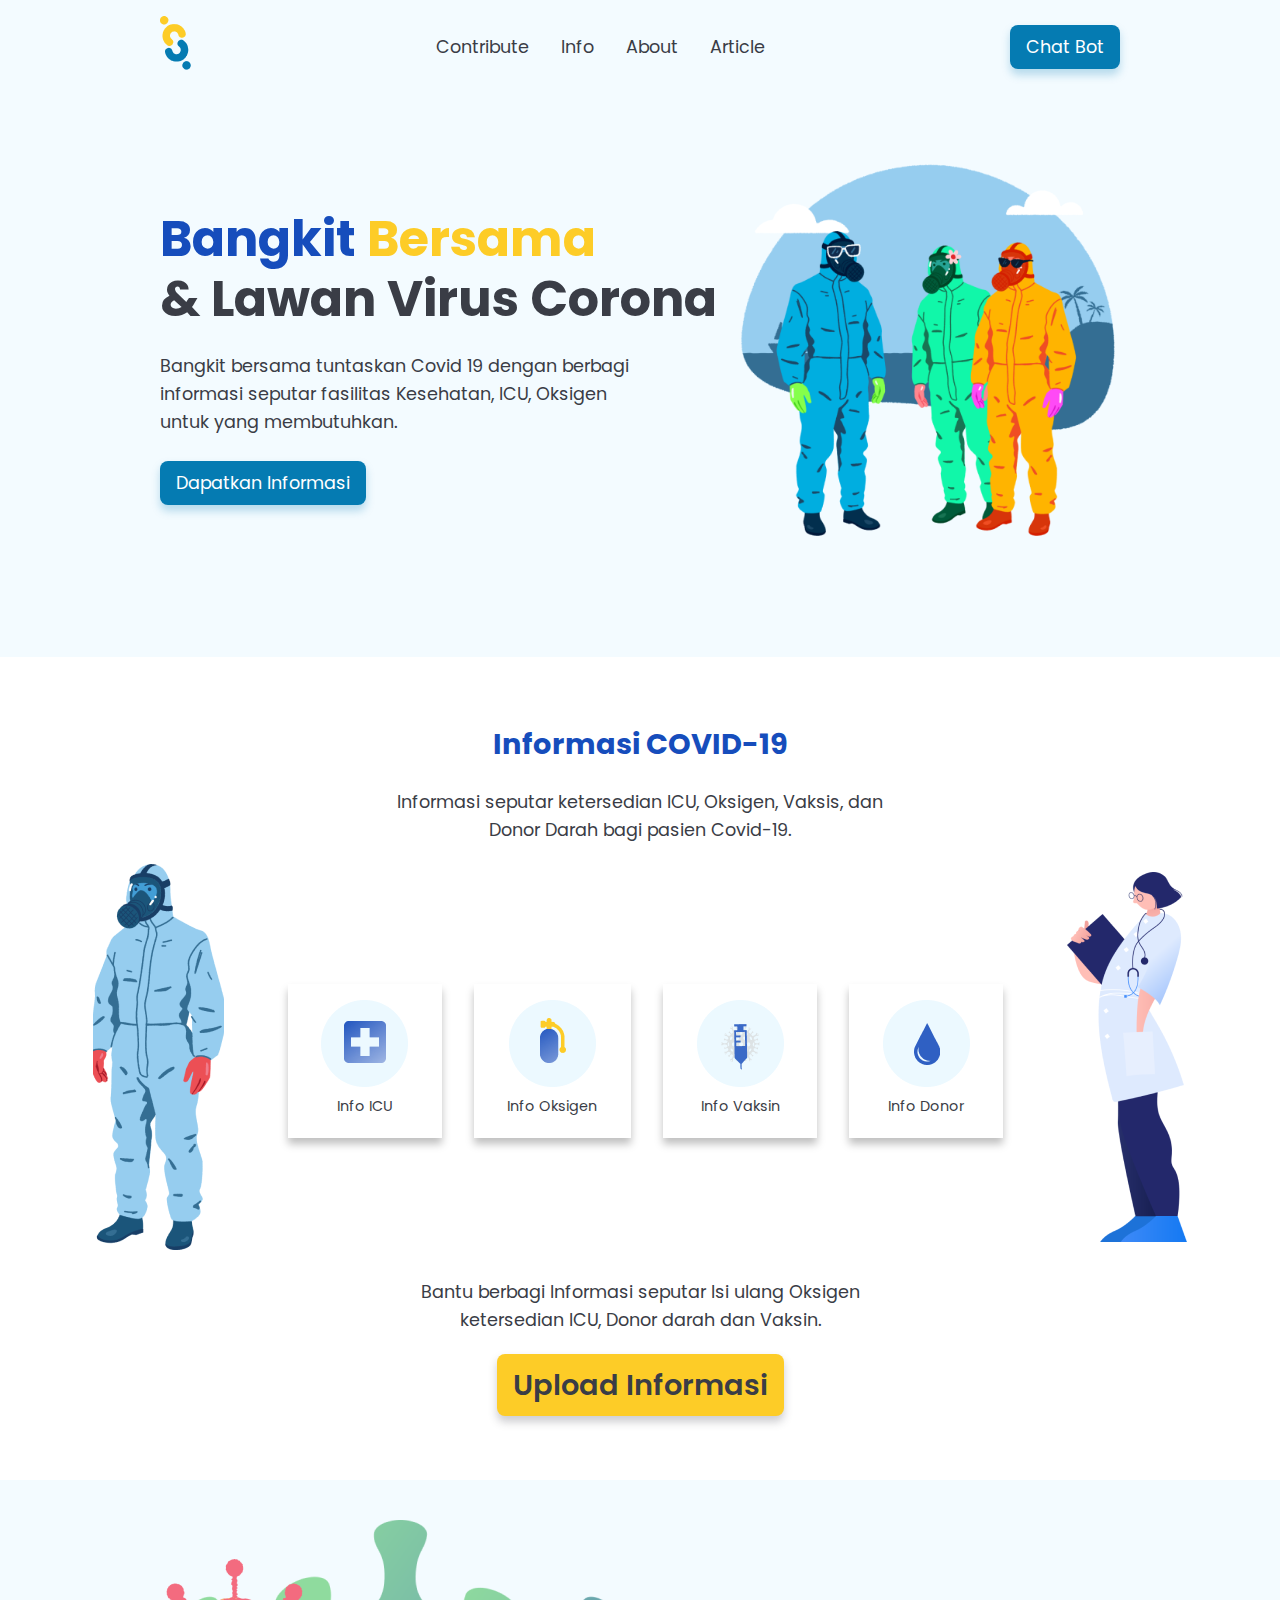
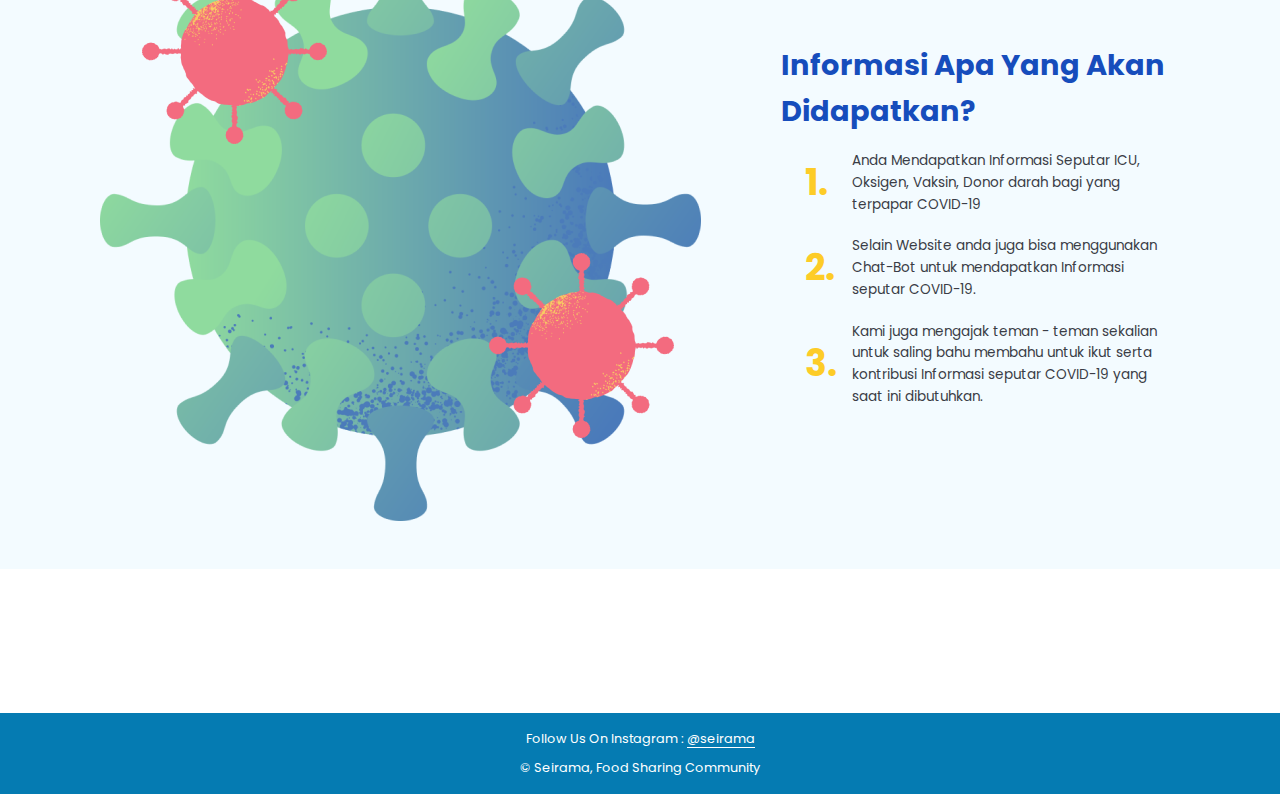
<file: index.html>
<!DOCTYPE html>
<html lang="en">
  <head>
    <meta charset="UTF-8" />
    <meta http-equiv="X-UA-Compatible" content="IE=edge" />
    <meta name="viewport" content="width=device-width, initial-scale=1.0" />
    <link rel="preconnect" href="https://fonts.googleapis.com" />
    <link rel="preconnect" href="https://fonts.gstatic.com" crossorigin />
    <link
      href="https://fonts.googleapis.com/css2?family=Poppins:wght@300;400;600;700&display=swap"
      rel="stylesheet"
    />
    <link rel="icon" type="image/png" sizes="32x32" href="./img/favicon-32x32.png">
    <link rel="stylesheet" href="./styles/style.css" />
    <title>Seirama</title>
  </head>
  <body class="container">
    <nav class="nav">
      <a class="nav__logo" href="#"><img src="./img/Logo.png" alt="Logo Seirama" class="nav__logo-img"></a>
      <ul class="nav__list">
        <li class="nav__item"><a href="#" class="nav__link">Contribute</a></li>
        <li class="nav__item"><a href="#" class="nav__link">Info</a></li>
        <li class="nav__item"><a href="#" class="nav__link">About</a></li>
        <li class="nav__item"><a href="#" class="nav__link">Article</a></li>
      </ul>
      <a href="index.html" class="nav__button--desktop btn btn--blue">Chat Bot</a>
    </nav>

    <div class="nav__button--mobile">
      <a href="#" class="btn btn--blue">Chat Bot</a> 
    </div>

    <header class="header">
      <div class="header__text-box">
        <hi class="heading-1">
          <span class="heading-1__first">
            <span class="heading-1--blue">Bangkit</span>
            <span class="heading-1--yellow">Bersama</span>
          </span>
          <span class="heading-1__second">& Lawan Virus Corona</span>
        </hi>
        <p>
          Bangkit bersama tuntaskan Covid 19 dengan berbagi informasi seputar
          fasilitas Kesehatan, ICU, Oksigen untuk yang membutuhkan.
        </p>
        <a href="./info.html" class="btn btn--blue">Dapatkan Informasi</a>
      </div>
      <div class="header__illustration">
        <img
          src="./img/cherry-vacation-during-covid-pandemic 1.png"
          alt="Illustration Covid Vacation"
          class="header__img"
        />
      </div>
    </header>
    <main class="main">
      <section class="section-covid-info">
        <h2 class="heading-2">Informasi COVID-19</h2>
        <p class="covid-info__text">
          Informasi seputar ketersedian ICU, Oksigen, Vaksis, dan Donor Darah
          bagi pasien Covid-19.
        </p>
        <div class="covid-info__information">
          <figure class="covid-info__img">
            <img
            src="./img/cherry-432 1.png"
            alt="Doctor Illustration"
            />
          </figure>
          
          <div class="covid-info__icon-item">
            <div class="covid-info__icon-box">
              <img
                src="./img/Icon ICU.png"
                alt="Icon ICU"
                class="covid-info__icon"
              />
              <h4 class="heading-4">Info ICU</h4>
            </div>
            <div class="covid-info__icon-box">
              <img
                src="./img/Icon Oxygen.png"
                alt="Icon Oksigen"
                class="covid-info__icon"
              />
              <h4 class="heading-4">Info Oksigen</h4>
            </div>
            <div class="covid-info__icon-box">
              <img
                src="./img/Info Vaksin.png"
                alt="Icon Vaksin"
                class="covid-info__icon"
              />
              <h4 class="heading-4">Info Vaksin</h4>
            </div>
            <div class="covid-info__icon-box">
              <img
                src="./img/Icon Info Donor.png"
                alt="Icon Donor"
                class="covid-info__icon"
              />
              <h4 class="heading-4">Info Donor</h4>
            </div>
          </div>
          <figure class="covid-info__img">
            <img
            src="./img/clip-451.png"
            alt="Doctor Illustration"
            />
          </figure>
          
        </div>
        <p class="covid-info__text">
          Bantu berbagi Informasi seputar Isi ulang Oksigen ketersedian ICU,
          Donor darah dan Vaksin.
        </p>
        <a href="#" class="btn btn--yellow">Upload Informasi</a>
      </section>
      <section class="section-covid-about">
        <div class="covid-about__illustration">
          <img
            src="./img/Corona Illustration.png"
            alt="Virus Illustration"
            class="covid-about__img"
          />
        </div>
        <div class="covid-about__text-box">
          <h2 class="heading-2">Informasi Apa Yang Akan Didapatkan?</h2>
          <div class="covid-about__list">
              <div class="covid-about__number">1.</div>
              <p class="covid-about__text">
                Anda Mendapatkan Informasi Seputar ICU, Oksigen, 
                Vaksin, Donor darah bagi yang terpapar COVID-19
              </p>
              <div class="covid-about__number">2.</div>
              <p class="covid-about__text">
                Selain Website anda juga bisa menggunakan Chat-Bot untuk
                mendapatkan Informasi seputar COVID-19.
              </p>
              <div class="covid-about__number">3.</div>
              <p class="covid-about__text">
                Kami juga mengajak teman - teman sekalian untuk saling bahu
                membahu untuk ikut serta kontribusi Informasi seputar COVID-19
                yang saat ini dibutuhkan.
              </p>
          </ul>
        </div>
      </section>
    </main>
    <footer class="footer">
        <p class="footer__copyright">
          Follow Us On Instagram : 
          <a href="https://www.instagram.com/seiramaofficial" class="footer__link" target="_blank">
            @seirama
          </a>
        </p>
        <p class="footer__copyright">&copy; Seirama, Food Sharing Community</p>
    </footer>
  </body>
</html>
</file>
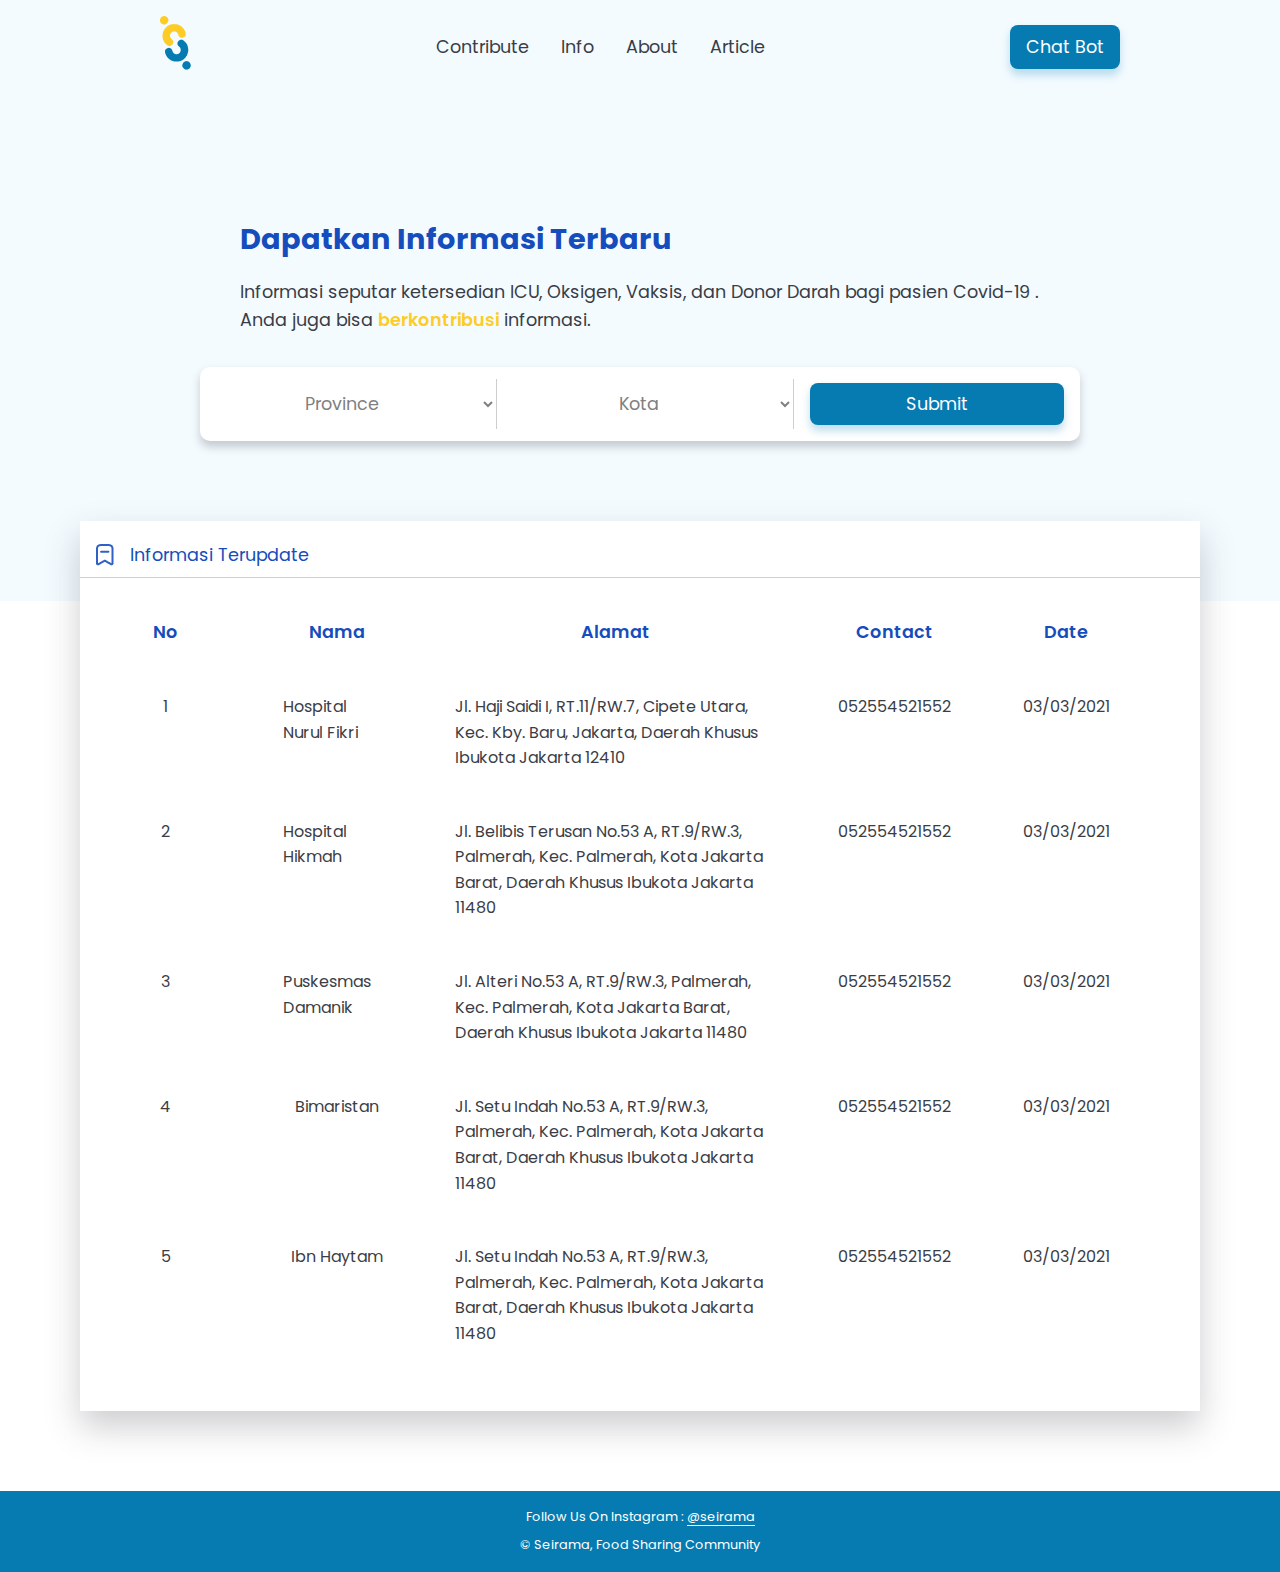
<file: info.html>
<!DOCTYPE html>
<html lang="en">
  <head>
    <meta charset="UTF-8" />
    <meta http-equiv="X-UA-Compatible" content="IE=edge" />
    <meta name="viewport" content="width=device-width, initial-scale=1.0" />
    <link rel="preconnect" href="https://fonts.googleapis.com" />
    <link rel="preconnect" href="https://fonts.gstatic.com" crossorigin />
    <link
      href="https://fonts.googleapis.com/css2?family=Poppins:wght@300;400;600;700&display=swap"
      rel="stylesheet"
    />
    <link
      rel="icon"
      type="image/png"
      sizes="32x32"
      href="./img/favicon-32x32.png"
    />
    <link rel="stylesheet" href="./styles/style.css" />
    <title>Seirama</title>
  </head>
  <body class="container">
    <nav class="nav">
      <a class="nav__logo" href="index.html"
        ><img src="./img/Logo.png" alt="Logo Seirama" class="nav__logo-img"
      /></a>
      <ul class="nav__list">
        <li class="nav__item"><a href="#" class="nav__link">Contribute</a></li>
        <li class="nav__item"><a href="#" class="nav__link">Info</a></li>
        <li class="nav__item"><a href="#" class="nav__link">About</a></li>
        <li class="nav__item"><a href="#" class="nav__link">Article</a></li>
      </ul>
      <a href="#" class="nav__button--desktop btn btn--blue">Chat Bot</a>
    </nav>

    <div class="nav__button--mobile">
      <a href="#" class="btn btn--blue">Chat Bot</a>
    </div>
    <header class="get-info">
      <h2 class="heading-2">Dapatkan Informasi Terbaru</h2>
      <p>
        Informasi seputar ketersedian ICU, Oksigen, Vaksis, dan Donor Darah bagi
        pasien Covid-19 . Anda juga bisa
        <span class="text--yellow">berkontribusi</span> informasi.
      </p>
      <form action="#" class="form">
        <select name="province" id="province" required>
          <option value="" selected disabled>Province</option>
          <option value="jakarta">Jakarta</option>
          <option value="jawa barat">Jawa Barat</option>
          <option value="jawa tengah">Jawa Tengah</option>
        </select>
        <select name="city" id="city" required>
          <option value="" selected disabled>Kota</option>
          <option value="bekasi">Bekasi</option>
          <option value="depok">Depok</option>
          <option value="semarang">Semarang</option>
        </select>
        <button class="btn btn--blue">Submit</button>
      </form>
    </header>
    <div class="information">
      <div class="information__title">
        <img
          src="./img/Bookmark.png"
          alt="Icon Bookmark"
          class="information__icon"
        />
        <h3 class="heading-3">Informasi Terupdate</h3>
      </div>
      <div class="information__table">
        <div class="information__table-data">
          <p>No</p>
          <p>Nama</p>
          <p>Alamat</p>
          <p>Contact</p>
          <p>Date</p>
        </div>
        <div class="information__table-data">
          <p>1</p>
          <p>Hospital Nurul Fikri</p>
          <p>
            Jl. Haji Saidi I, RT.11/RW.7, Cipete Utara, Kec. Kby. Baru, Jakarta,
            Daerah Khusus Ibukota Jakarta 12410
          </p>
          <p>052554521552</p>
          <p>03/03/2021</p>
        </div>
        <div class="information__table-data">
          <p>2</p>
          <p>Hospital Hikmah</p>
          <p>
            Jl. Belibis Terusan No.53 A, RT.9/RW.3, Palmerah, Kec. Palmerah,
            Kota Jakarta Barat, Daerah Khusus Ibukota Jakarta 11480
          </p>
          <p>052554521552</p>
          <p>03/03/2021</p>
        </div>
        <div class="information__table-data">
          <p>3</p>
          <p>Puskesmas Damanik</p>
          <p>
            Jl. Alteri No.53 A, RT.9/RW.3, Palmerah, Kec. Palmerah, Kota Jakarta
            Barat, Daerah Khusus Ibukota Jakarta 11480
          </p>
          <p>052554521552</p>
          <p>03/03/2021</p>
        </div>
        <div class="information__table-data">
          <p>4</p>
          <p>Bimaristan</p>
          <p>
            Jl. Setu Indah No.53 A, RT.9/RW.3, Palmerah, Kec. Palmerah, Kota
            Jakarta Barat, Daerah Khusus Ibukota Jakarta 11480
          </p>
          <p>052554521552</p>
          <p>03/03/2021</p>
        </div>
        <div class="information__table-data">
          <p>5</p>
          <p>Ibn Haytam</p>
          <p>
            Jl. Setu Indah No.53 A, RT.9/RW.3, Palmerah, Kec. Palmerah, Kota
            Jakarta Barat, Daerah Khusus Ibukota Jakarta 11480
          </p>
          <p>052554521552</p>
          <p>03/03/2021</p>
        </div>
      </div>
    </div>
    <footer class="footer">
      <p class="footer__copyright">
        Follow Us On Instagram :
        <a
          href="https://www.instagram.com/seiramaofficial"
          class="footer__link"
          target="_blank"
        >
          @seirama
        </a>
      </p>
      <p class="footer__copyright">&copy; Seirama, Food Sharing Community</p>
    </footer>
  </body>
</html>
</file>
<file: styles/style.css>
*,
*::before,
*::after {
  margin: 0;
  padding: 0;
  -webkit-box-sizing: inherit;
          box-sizing: inherit;
}

html {
  -webkit-box-sizing: border-box;
          box-sizing: border-box;
  font-size: 62.5%;
}

@media only screen and (max-width: 87.5em) {
  html {
    font-size: 50%;
  }
}

@media only screen and (max-width: 75em) {
  html {
    font-size: 43.75%;
  }
}

@media only screen and (max-width: 50em) {
  html {
    font-size: 40%;
  }
}

body {
  font-family: "Poppins", sans-serif;
  font-weight: 400;
  line-height: 1.6;
  font-size: 2.2rem;
  color: #3a3d46;
}

.container {
  position: relative;
  display: -ms-grid;
  display: grid;
  -ms-grid-columns: [full-start] minmax(6rem, 1fr) [center-start] ([col-start] minmax(min-content, 14rem) [col-end])[10] [center-end] minmax(6rem, 1fr) [full-end];
      grid-template-columns: [full-start] minmax(6rem, 1fr) [center-start] repeat(10, [col-start] minmax(-webkit-min-content, 14rem) [col-end]) [center-end] minmax(6rem, 1fr) [full-end];
      grid-template-columns: [full-start] minmax(6rem, 1fr) [center-start] repeat(10, [col-start] minmax(min-content, 14rem) [col-end]) [center-end] minmax(6rem, 1fr) [full-end];
}

.header {
  padding: 12rem 10rem;
  background-color: #f3fbff;
  grid-column: full-start / full-end;
  display: -ms-grid;
  display: grid;
  -webkit-box-align: center;
      -ms-flex-align: center;
          align-items: center;
  -ms-grid-columns: minmax(5rem, 1fr) (minmax(min-content, 12rem))[10] minmax(5rem, 1fr);
      grid-template-columns: minmax(5rem, 1fr) repeat(10, minmax(-webkit-min-content, 12rem)) minmax(5rem, 1fr);
      grid-template-columns: minmax(5rem, 1fr) repeat(10, minmax(min-content, 12rem)) minmax(5rem, 1fr);
}

@media only screen and (max-width: 68.75em) {
  .header {
    justify-items: center;
  }
}

@media only screen and (max-width: 43.75em) {
  .header {
    padding: 12rem 2rem;
  }
}

.header__text-box {
  -ms-grid-column: 2;
  -ms-grid-column-span: 6;
  grid-column: 2/8;
  display: -ms-grid;
  display: grid;
  row-gap: 3rem;
  justify-items: start;
}

@media only screen and (max-width: 68.75em) {
  .header__text-box {
    -ms-grid-row: 2;
    -ms-grid-row-span: 1;
    grid-row: 2 / 3;
    grid-column: 1/-1;
    justify-items: center;
    text-align: center;
    row-gap: 4rem;
  }
}

.header__text-box p {
  max-width: 85%;
}

@media only screen and (max-width: 43.75em) {
  .header__text-box p {
    max-width: 90%;
  }
}

.header__illustration {
  grid-column: 8 / -2;
}

@media only screen and (max-width: 68.75em) {
  .header__illustration {
    -ms-grid-row: 1;
    -ms-grid-row-span: 1;
    grid-row: 1 / 2;
    grid-column: 1/-1;
  }
}

.header__img {
  max-width: 100%;
}

.footer {
  padding: 2rem 4rem;
  grid-column: full-start/full-end;
  background-color: #057bb2;
  font-size: 1.6rem;
  text-align: center;
  color: #fff;
}

.footer__copyright:first-child {
  margin-bottom: 1rem;
}

.footer__link {
  text-decoration: none;
  color: #fff;
  border-bottom: 1px solid #fff;
}

.main {
  grid-column: full-start / full-end;
  background-color: F8F8FD;
  display: -ms-grid;
  display: grid;
  -ms-grid-columns: [main-full-start] minmax(5rem, 1fr) [main-center-start] ([main-col-start] minmax(min-content, 14rem) [main-col-end])[10] [main-center-end] minmax(5rem, 1fr) [main-full-end];
      grid-template-columns: [main-full-start] minmax(5rem, 1fr) [main-center-start] repeat(10, [main-col-start] minmax(-webkit-min-content, 14rem) [main-col-end]) [main-center-end] minmax(5rem, 1fr) [main-full-end];
      grid-template-columns: [main-full-start] minmax(5rem, 1fr) [main-center-start] repeat(10, [main-col-start] minmax(min-content, 14rem) [main-col-end]) [main-center-end] minmax(5rem, 1fr) [main-full-end];
}

.section-covid-about {
  margin-bottom: 18rem;
  grid-column: main-full-start/main-full-end;
  padding: 5rem 10rem;
  background-color: #f3fbff;
  display: -ms-grid;
  display: grid;
  -webkit-column-gap: 10rem;
          column-gap: 10rem;
  -webkit-box-pack: center;
      -ms-flex-pack: center;
          justify-content: center;
  -ms-grid-columns: max-content minmax(min-content, 50rem);
      grid-template-columns: -webkit-max-content minmax(-webkit-min-content, 50rem);
      grid-template-columns: max-content minmax(min-content, 50rem);
  -webkit-box-align: center;
      -ms-flex-align: center;
          align-items: center;
}

@media only screen and (max-width: 68.75em) {
  .section-covid-about {
    -ms-grid-columns: minmax(min-content, 100rem);
        grid-template-columns: minmax(-webkit-min-content, 100rem);
        grid-template-columns: minmax(min-content, 100rem);
    justify-items: center;
    padding: 5rem 3rem;
    row-gap: 10rem;
  }
}

.section-covid-info {
  grid-column: main-center-start/main-center-end;
  padding: 8rem 0;
  display: -ms-grid;
  display: grid;
  row-gap: 2.5rem;
  justify-items: center;
}

@media only screen and (max-width: 68.75em) {
  .section-covid-info {
    row-gap: 3rem;
  }
}

.heading-1 {
  font-size: 6.2rem;
  font-weight: 700;
  display: -webkit-box;
  display: -ms-flexbox;
  display: flex;
  -webkit-box-orient: vertical;
  -webkit-box-direction: normal;
      -ms-flex-direction: column;
          flex-direction: column;
  line-height: 1.2;
}

.heading-1--blue {
  color: #164dbc;
}

.heading-1--yellow {
  color: #fdcc27;
}

.heading-2 {
  font-size: 3.6rem;
  color: #164dbc;
}

.heading-3 {
  font-size: 2.2rem;
  font-weight: 400;
}

.heading-4 {
  font-weight: 400;
  font-size: 1.8rem;
}

.text--yellow {
  color: #fdcc27;
  font-weight: 600;
}

.btn:link, .btn:visited, .btn {
  cursor: pointer;
  padding: 1rem 2rem;
  text-decoration: none;
  border-radius: 8px;
  -webkit-transition: all 0.2s;
  transition: all 0.2s;
}

.btn--blue {
  background-color: #057bb2;
  color: #fff;
  -webkit-box-shadow: 0 0.7rem 1rem rgba(5, 123, 178, 0.25);
          box-shadow: 0 0.7rem 1rem rgba(5, 123, 178, 0.25);
}

.btn--yellow {
  background-color: #fdcc27;
  color: #3a3d46;
  -webkit-box-shadow: 0 0.7rem 1rem rgba(58, 61, 70, 0.25);
          box-shadow: 0 0.7rem 1rem rgba(58, 61, 70, 0.25);
  font-size: 3.6rem;
  font-weight: 600;
}

.btn:hover {
  -webkit-filter: brightness(1.1);
          filter: brightness(1.1);
}

.covid-about__illustration {
  -ms-grid-column: 1;
  -ms-grid-column-span: 1;
  grid-column: 1/2;
}

@media only screen and (max-width: 68.75em) {
  .covid-about__illustration {
    grid-column: 1/ -1;
  }
}

.covid-about__text-box {
  grid-column: 2/-1;
  display: -ms-grid;
  display: grid;
  row-gap: 2rem;
}

@media only screen and (max-width: 68.75em) {
  .covid-about__text-box {
    grid-column: 1/ -1;
    justify-items: center;
  }
  .covid-about__text-box h2 {
    text-align: center;
  }
}

.covid-about__list {
  display: -ms-grid;
  display: grid;
  padding: 0 3rem;
  -webkit-box-align: center;
      -ms-flex-align: center;
          align-items: center;
  -ms-grid-columns: min-content 1fr;
      grid-template-columns: -webkit-min-content 1fr;
      grid-template-columns: min-content 1fr;
  row-gap: 2.5rem;
  -webkit-column-gap: 2rem;
          column-gap: 2rem;
}

.covid-about__number {
  display: inline-block;
  color: #fdcc27;
  font-size: 4.5rem;
  font-weight: 700;
}

.covid-about__text {
  font-size: 1.7rem;
}

.covid-about__img {
  max-width: 100%;
}

.covid-info__information {
  display: -webkit-box;
  display: -ms-flexbox;
  display: flex;
  gap: 8rem;
  -webkit-box-align: center;
      -ms-flex-align: center;
          align-items: center;
}

.covid-info__icon-item {
  padding: 4rem 0;
  display: -webkit-box;
  display: -ms-flexbox;
  display: flex;
  gap: 4rem;
  text-align: center;
}

@media only screen and (max-width: 68.75em) {
  .covid-info__icon-item {
    -webkit-box-orient: vertical;
    -webkit-box-direction: normal;
        -ms-flex-direction: column;
            flex-direction: column;
  }
}

.covid-info__icon-box {
  -webkit-box-shadow: 0 0.7rem 1rem rgba(0, 0, 0, 0.25);
          box-shadow: 0 0.7rem 1rem rgba(0, 0, 0, 0.25);
  padding: 2rem 4.2rem 2.5rem;
}

@media only screen and (max-width: 43.75em) {
  .covid-info__icon-box {
    width: 30rem;
  }
}

.covid-info__text {
  text-align: center;
  max-width: 48%;
}

@media only screen and (max-width: 43.75em) {
  .covid-info__text {
    max-width: 95%;
  }
}

.covid-info__img {
  max-width: 100%;
}

.covid-info__img img {
  width: 100%;
}

@media only screen and (max-width: 43.75em) {
  .covid-info__img {
    display: none;
  }
}

.nav {
  padding: 2rem 20rem;
  position: fixed;
  width: 100vw;
  display: -webkit-box;
  display: -ms-flexbox;
  display: flex;
  -webkit-box-align: center;
      -ms-flex-align: center;
          align-items: center;
  -webkit-box-pack: justify;
      -ms-flex-pack: justify;
          justify-content: space-between;
  background-color: #f3fbff;
  z-index: 1000;
}

@media only screen and (max-width: 43.75em) {
  .nav {
    padding: 2rem 4rem;
    -webkit-box-pack: center;
        -ms-flex-pack: center;
            justify-content: center;
    gap: 3rem;
  }
  .nav__button--desktop {
    display: none;
  }
  .nav__button--mobile {
    position: fixed;
    right: 2rem;
    bottom: 0;
    z-index: 2000;
  }
}

.nav__list {
  list-style: none;
  display: -webkit-box;
  display: -ms-flexbox;
  display: flex;
  gap: 4rem;
}

.nav__link {
  text-decoration: none;
  color: #3a3d46;
  -webkit-transition: all 0.2s;
  transition: all 0.2s;
}

.nav__link:hover {
  border-bottom: 1px solid #3a3d46;
}

.get-info {
  padding: 20rem 50rem;
  background-color: #f3fbff;
  grid-column: full-start / full-end;
  display: -ms-grid;
  display: grid;
  justify-items: center;
  row-gap: 2rem;
}

@media only screen and (max-width: 81.25em) {
  .get-info {
    padding: 20rem 30rem;
  }
}

@media only screen and (max-width: 62.5em) {
  .get-info {
    padding: 20rem 15rem;
  }
}

@media only screen and (max-width: 43.75em) {
  .get-info {
    padding: 20rem 5rem;
    text-align: center;
  }
}

.get-info h2 {
  -ms-grid-column-align: start;
      justify-self: start;
}

.form {
  margin-top: 2rem;
  background-color: #fff;
  display: -webkit-box;
  display: -ms-flexbox;
  display: flex;
  border-radius: 10px;
  width: 110%;
  -webkit-box-shadow: 0 0.7rem 1rem rgba(58, 61, 70, 0.25);
          box-shadow: 0 0.7rem 1rem rgba(58, 61, 70, 0.25);
  -webkit-box-align: center;
      -ms-flex-align: center;
          align-items: center;
}

@media only screen and (max-width: 62.5em) {
  .form {
    width: 100%;
    -webkit-box-orient: vertical;
    -webkit-box-direction: normal;
        -ms-flex-direction: column;
            flex-direction: column;
    gap: 2rem;
    padding: 0 2rem;
  }
}

.form select,
.form button {
  border: none;
  text-align: center;
  outline: none;
  font-family: "Poppins", sans-serif;
  font-size: 2.2rem;
}

.form button {
  margin: 2rem;
  width: 30%;
}

@media only screen and (max-width: 62.5em) {
  .form button {
    width: 100%;
  }
}

.form select {
  background-color: #fff;
  width: 35%;
  padding: 1.5rem 2rem;
  border-right: 1px solid rgba(58, 61, 70, 0.25);
}

@media only screen and (max-width: 62.5em) {
  .form select {
    width: 100%;
    border-right: none;
    border-bottom: 1px solid rgba(58, 61, 70, 0.25);
  }
}

.form select:required:invalid {
  color: gray;
}

.form select option[value=""][disabled] {
  display: none;
}

.form select option {
  color: #3a3d46;
}

.information {
  background-color: #fff;
  grid-column: center-start / center-end;
  -webkit-box-shadow: 0 2rem 4rem rgba(58, 61, 70, 0.25);
          box-shadow: 0 2rem 4rem rgba(58, 61, 70, 0.25);
  display: -ms-grid;
  display: grid;
  -webkit-transform: translateY(-10rem);
          transform: translateY(-10rem);
}

.information__title {
  padding: 2.5rem 2rem 1rem;
  color: #164dbc;
  display: -webkit-box;
  display: -ms-flexbox;
  display: flex;
  gap: 2rem;
  -webkit-box-align: center;
      -ms-flex-align: center;
          align-items: center;
  border-bottom: 1px solid rgba(58, 61, 70, 0.25);
}

.information__table {
  padding: 5rem 10rem 8rem 4rem;
  display: -ms-grid;
  display: grid;
  row-gap: 6rem;
}

@media only screen and (max-width: 43.75em) {
  .information__table {
    padding: 4rem;
    row-gap: 3rem;
    text-align: center;
  }
}

.information__table-data {
  grid-column: 1/-1;
  display: -ms-grid;
  display: grid;
  -webkit-column-gap: 5rem;
          column-gap: 5rem;
  font-size: 2rem;
  -ms-grid-columns: (minmax(5rem, 1fr))[2] minmax(5rem, 3fr) (minmax(5rem, 1fr))[2];
      grid-template-columns: repeat(2, minmax(5rem, 1fr)) minmax(5rem, 3fr) repeat(2, minmax(5rem, 1fr));
  -webkit-column-gap: 8rem;
          column-gap: 8rem;
  justify-items: center;
}

@media only screen and (max-width: 43.75em) {
  .information__table-data {
    -ms-grid-columns: minmax(5rem, 1fr);
        grid-template-columns: minmax(5rem, 1fr);
    padding: 1rem 0;
    row-gap: 1rem;
    border-bottom: 1px solid #3a3d46;
  }
  .information__table-data p:nth-child(1) {
    display: none;
  }
  .information__table-data p:nth-child(2) {
    font-weight: 700;
    color: #164dbc;
  }
}

.information__table-data:first-of-type {
  color: #164dbc;
  font-size: 2.2rem;
  font-weight: 600;
}

@media only screen and (max-width: 43.75em) {
  .information__table-data:first-of-type {
    display: none;
  }
}
/*# sourceMappingURL=style.css.map */
</file>
